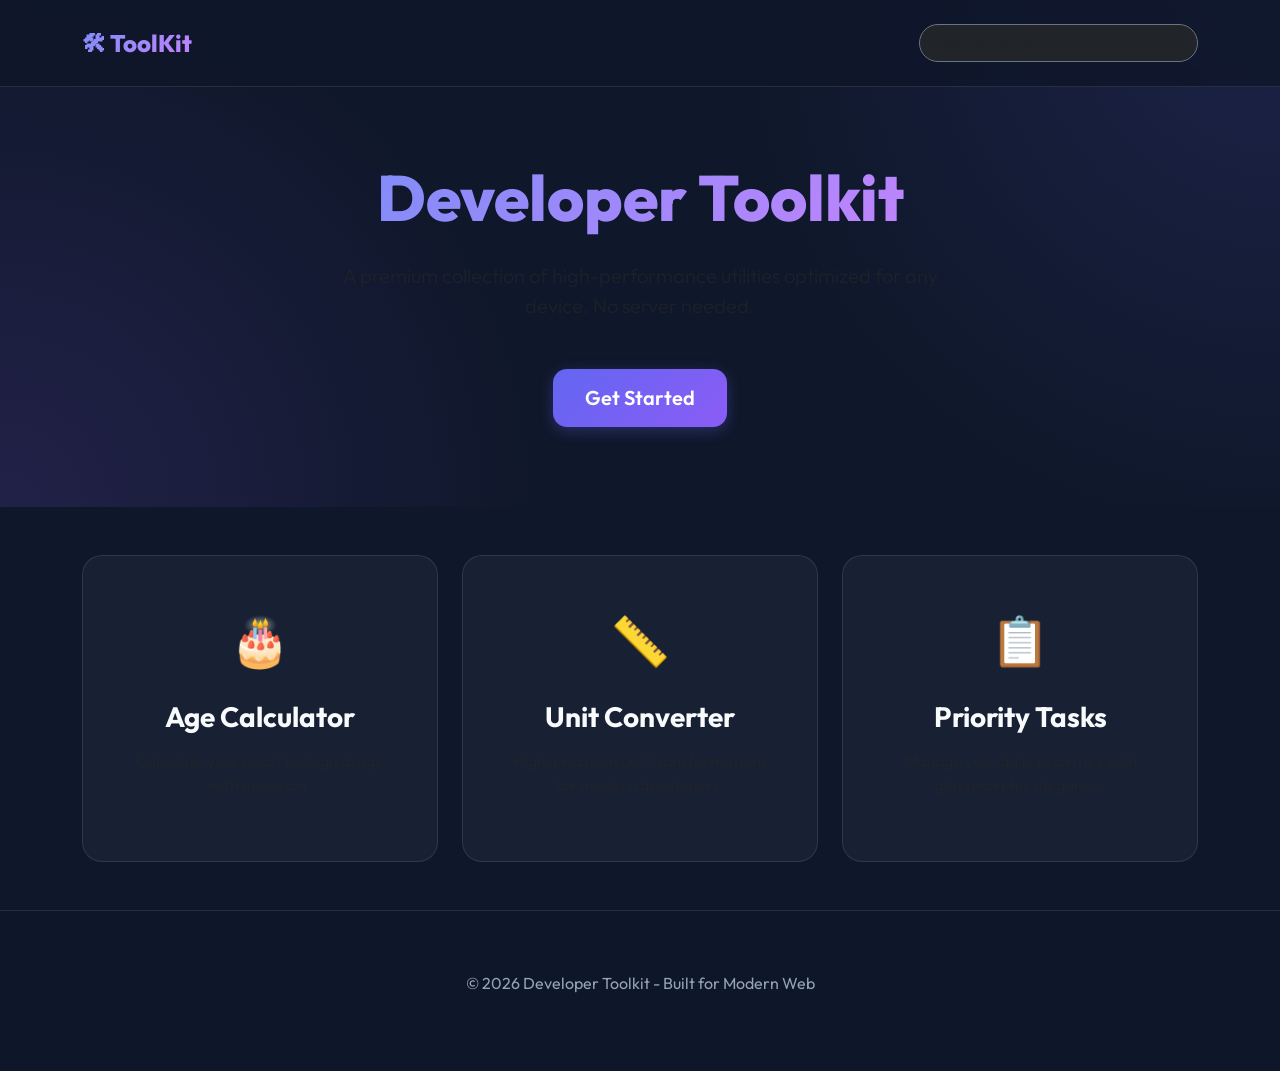
<file: index.html>
<!DOCTYPE html>
<html lang="en">
<head>
    <meta charset="utf-8" />
    <meta name="viewport" content="width=device-width, initial-scale=1.0" />
    <title>Developer Toolkit - Premium Suite</title>
    <link href="https://fonts.googleapis.com/css2?family=Outfit:wght@300;400;600;800&display=swap" rel="stylesheet">
    <link rel="stylesheet" href="https://cdn.jsdelivr.net/npm/bootstrap@5.3.2/dist/css/bootstrap.min.css" />
    <style>
        :root {
            --bg-main: #0f172a;
            --bg-surface: rgba(30, 41, 59, 0.6);
            --primary: #6366f1;
            --primary-glow: rgba(99, 102, 241, 0.3);
            --secondary: #8b5cf6;
            --text-main: #f8fafc;
            --text-muted: #94a3b8;
            --border-glass: rgba(255, 255, 255, 0.1);
        }

        body {
            background-color: var(--bg-main);
            color: var(--text-main);
            font-family: 'Outfit', sans-serif;
            overflow-x: hidden;
            min-height: 100vh;
        }

        .glass-card {
            background: var(--bg-surface);
            backdrop-filter: blur(12px);
            -webkit-backdrop-filter: blur(12px);
            border: 1px solid var(--border-glass);
            border-radius: 20px;
            transition: all 0.4s cubic-bezier(0.4, 0, 0.2, 1);
            text-decoration: none;
            color: inherit;
            display: block;
        }

        .glass-card:hover {
            transform: translateY(-8px);
            border-color: var(--primary);
            box-shadow: 0 20px 40px rgba(0, 0, 0, 0.4), 0 0 20px var(--primary-glow);
            color: white;
        }

        .navbar {
            background: rgba(15, 23, 42, 0.82) !important;
            backdrop-filter: blur(15px);
            border-bottom: 1px solid var(--border-glass);
            padding: 1.25rem 0;
            z-index: 1000;
        }

        .hero-section {
            padding: 160px 0 80px;
            background: radial-gradient(circle at top right, rgba(99, 102, 241, 0.15), transparent 40%),
                        radial-gradient(circle at bottom left, rgba(139, 92, 246, 0.15), transparent 40%);
        }

        .gradient-text {
            background: linear-gradient(135deg, #818cf8, #c084fc);
            -webkit-background-clip: text;
            -webkit-text-fill-color: transparent;
            font-weight: 800;
        }

        .btn-premium {
            background: linear-gradient(135deg, var(--primary), var(--secondary));
            color: white;
            border: none;
            padding: 14px 32px;
            border-radius: 14px;
            font-weight: 600;
            transition: 0.3s;
            box-shadow: 0 4px 15px var(--primary-glow);
        }

        .btn-premium:hover {
            transform: scale(1.05);
            box-shadow: 0 8px 25px var(--primary-glow);
            color: white;
        }

        .tool-icon {
            font-size: 3rem;
            margin-bottom: 1.5rem;
            display: inline-block;
        }

        footer {
            padding: 60px 0;
            background: rgba(15, 23, 42, 0.9);
            border-top: 1px solid var(--border-glass);
            color: var(--text-muted);
        }

        @keyframes fadeInUp {
            from { opacity: 0; transform: translateY(20px); }
            to { opacity: 1; transform: translateY(0); }
        }

        .fade-in-up { animation: fadeInUp 0.6s ease-out forwards; }
        .stagger-1 { animation-delay: 0.1s; }
        .stagger-2 { animation-delay: 0.2s; }
        .stagger-3 { animation-delay: 0.3s; }
    </style>
</head>
<body>
    <nav class="navbar navbar-expand-lg navbar-dark fixed-top">
        <div class="container">
            <a class="navbar-brand fw-bold fs-4" href="index.html">
                <span class="gradient-text">🛠 ToolKit</span>
            </a>
            <div class="d-flex align-items-center">
                <input id="search" class="form-control bg-dark border-secondary text-white rounded-pill px-4" 
                       type="search" placeholder="Search tools..." onkeyup="searchTools()">
            </div>
        </div>
    </nav>

    <main>
        <div class="hero-section text-center">
            <div class="container fade-in-up">
                <h1 class="display-3 fw-800 mb-4"><span class="gradient-text">Developer Toolkit</span></h1>
                <p class="lead mb-5 text-muted mx-auto" style="max-width: 600px;">
                    A premium collection of high-performance utilities optimized for any device. No server needed.
                </p>
                <a href="#explore" class="btn btn-premium btn-lg">Get Started</a>
            </div>
        </div>

        <div class="container py-5" id="explore">
            <div class="row g-4" id="toolsContainer">
                <div class="col-lg-4 col-md-6 tool-item fade-in-up stagger-1">
                    <a href="age.html" class="glass-card text-center p-5 h-100">
                        <span class="tool-icon">🎂</span>
                        <h3 class="mb-3 fw-bold">Age Calculator</h3>
                        <p class="text-muted">Calculate your exact biological age with precision.</p>
                    </a>
                </div>
                <div class="col-lg-4 col-md-6 tool-item fade-in-up stagger-2">
                    <a href="unit.html" class="glass-card text-center p-5 h-100">
                        <span class="tool-icon">📏</span>
                        <h3 class="mb-3 fw-bold">Unit Converter</h3>
                        <p class="text-muted">High-precision unit transformations for modern developers.</p>
                    </a>
                </div>
                <div class="col-lg-4 col-md-6 tool-item fade-in-up stagger-3">
                    <a href="todo.html" class="glass-card text-center p-5 h-100">
                        <span class="tool-icon">📋</span>
                        <h3 class="mb-3 fw-bold">Priority Tasks</h3>
                        <p class="text-muted">Manage your daily priorities with glassmorphic elegance.</p>
                    </a>
                </div>
            </div>
        </div>
    </main>

    <footer class="text-center">
        <div class="container">
            <p>© 2026 Developer Toolkit - Built for Modern Web</p>
        </div>
    </footer>

    <script>
        function searchTools() {
            let input = document.getElementById("search").value.toLowerCase();
            let tools = document.querySelectorAll(".tool-item");
            tools.forEach(tool => {
                let text = tool.innerText.toLowerCase();
                tool.style.display = text.includes(input) ? "block" : "none";
            });
        }
    </script>
</body>
</html>
</file>
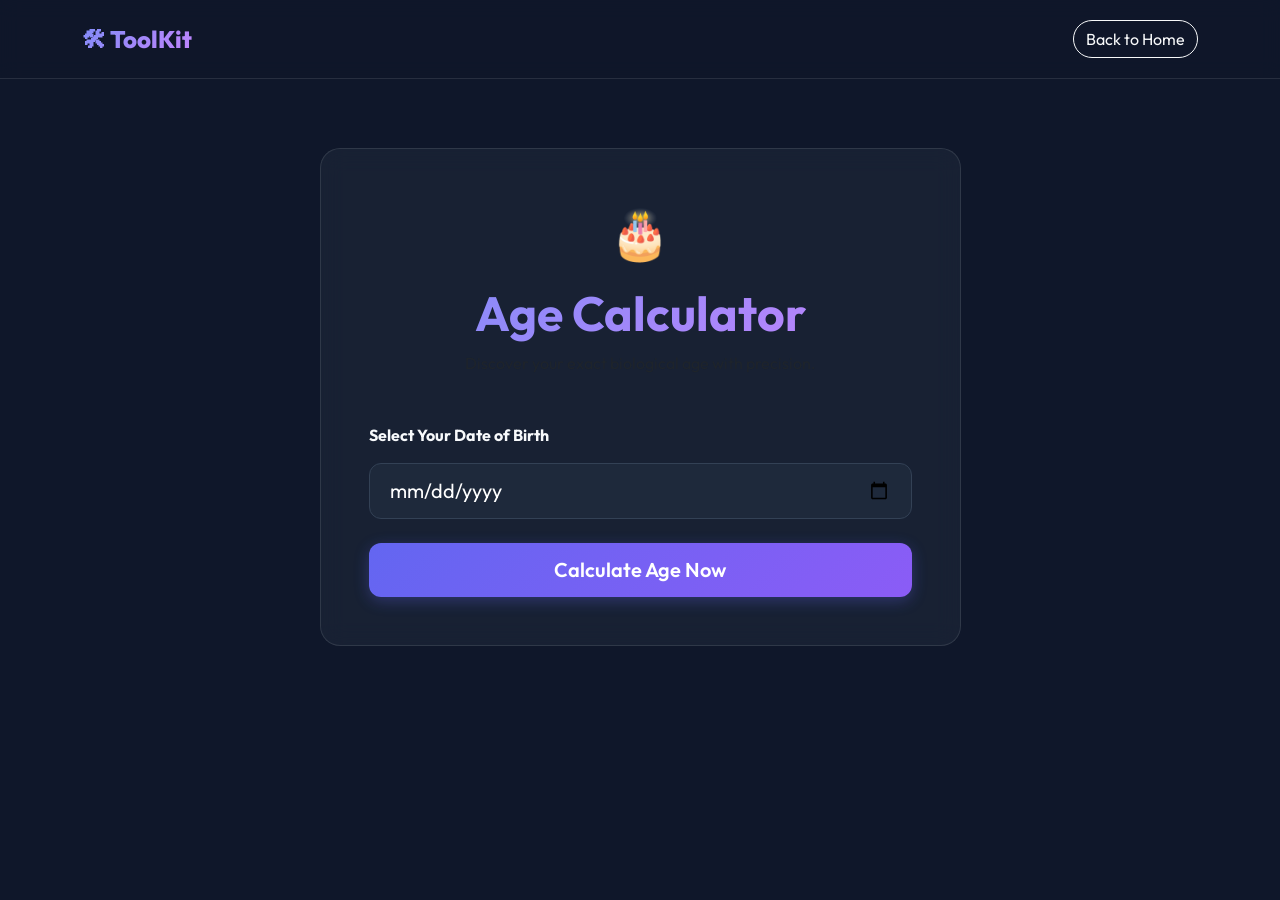
<file: age.html>
<!DOCTYPE html>
<html lang="en">
<head>
    <meta charset="utf-8" />
    <meta name="viewport" content="width=device-width, initial-scale=1.0" />
    <title>Age Calculator - Developer Toolkit</title>
    <link href="https://fonts.googleapis.com/css2?family=Outfit:wght@300;400;600;800&display=swap" rel="stylesheet">
    <link rel="stylesheet" href="https://cdn.jsdelivr.net/npm/bootstrap@5.3.2/dist/css/bootstrap.min.css" />
    <style>
        :root { --bg-main: #0f172a; --bg-surface: rgba(30, 41, 59, 0.6); --primary: #6366f1; --primary-glow: rgba(99, 102, 241, 0.3); --secondary: #8b5cf6; --text-main: #f8fafc; --text-muted: #94a3b8; --border-glass: rgba(255, 255, 255, 0.1); }
        body { background-color: var(--bg-main); color: var(--text-main); font-family: 'Outfit', sans-serif; min-height: 100vh; padding-top: 100px; }
        .glass-card { background: var(--bg-surface); backdrop-filter: blur(12px); border: 1px solid var(--border-glass); border-radius: 20px; }
        .navbar { background: rgba(15, 23, 42, 0.8) !important; backdrop-filter: blur(10px); border-bottom: 1px solid var(--border-glass); padding: 1rem 0; z-index: 1000; }
        .gradient-text { background: linear-gradient(135deg, #818cf8, #c084fc); -webkit-background-clip: text; -webkit-text-fill-color: transparent; font-weight: 800; }
        .btn-premium { background: linear-gradient(135deg, var(--primary), var(--secondary)); color: white; border: none; padding: 12px 28px; border-radius: 12px; font-weight: 600; box-shadow: 0 4px 15px var(--primary-glow); transition: 0.3s; }
        .btn-premium:hover { transform: scale(1.05); }
        .form-control { background: #1e293b; border: 1px solid #334155; color: white; border-radius: 12px; padding: 12px 20px; }
        .form-control:focus { background: #1e293b; border-color: var(--primary); color: white; box-shadow: 0 0 10px var(--primary-glow); }
        .tool-icon { font-size: 3rem; margin-bottom: 1rem; display: block; }
        .fade-in-up { animation: fadeInUp 0.6s ease-out forwards; }
        @keyframes fadeInUp { from { opacity: 0; transform: translateY(20px); } to { opacity: 1; transform: translateY(0); } }
    </style>
</head>
<body>
    <nav class="navbar navbar-expand-lg navbar-dark fixed-top">
        <div class="container">
            <a class="navbar-brand fw-bold fs-4" href="index.html"><span class="gradient-text">🛠 ToolKit</span></a>
            <a href="index.html" class="btn btn-outline-light rounded-pill">Back to Home</a>
        </div>
    </nav>

    <div class="container py-5">
        <div class="row justify-content-center">
            <div class="col-md-7 fade-in-up">
                <div class="glass-card p-5">
                    <div class="text-center mb-5">
                        <span class="tool-icon">🎂</span>
                        <h2 class="display-5 fw-bold gradient-text">Age Calculator</h2>
                        <p class="text-muted">Discover your exact biological age with precision.</p>
                    </div>
                    <div class="mb-4">
                        <label class="form-label fw-bold mb-3">Select Your Date of Birth</label>
                        <input type="date" id="dob" class="form-control form-control-lg">
                    </div>
                    <div class="d-grid gap-3">
                        <button class="btn btn-premium btn-lg" onclick="calculateAge()">Calculate Age Now</button>
                    </div>
                    <div class="mt-5 text-center result-area" style="display: none;">
                        <hr class="border-secondary opacity-25 mb-5">
                        <h4 class="text-muted mb-2">Your exact age is:</h4>
                        <h1 id="result" class="display-2 fw-800 mb-0 gradient-text"></h1>
                        <p class="text-muted mt-2" id="resultDetails"></p>
                    </div>
                </div>
            </div>
        </div>
    </div>

    <script>
        function calculateAge() {
            const dobValue = document.getElementById("dob").value;
            if (!dobValue) return alert("Please select your date of birth");
            const birthDate = new Date(dobValue);
            const today = new Date();
            let years = today.getFullYear() - birthDate.getFullYear();
            let months = today.getMonth() - birthDate.getMonth();
            let days = today.getDate() - birthDate.getDate();
            if (days < 0) { months--; const lastMonth = new Date(today.getFullYear(), today.getMonth(), 0); days += lastMonth.getDate(); }
            if (months < 0) { years--; months += 12; }
            document.getElementById("result").innerText = years + " Years";
            document.getElementById("resultDetails").innerText = `${months} months and ${days} days`;
            document.querySelector(".result-area").style.display = "block";
            document.querySelector(".result-area").classList.add("fade-in-up");
        }
    </script>
</body>
</html>
</file>
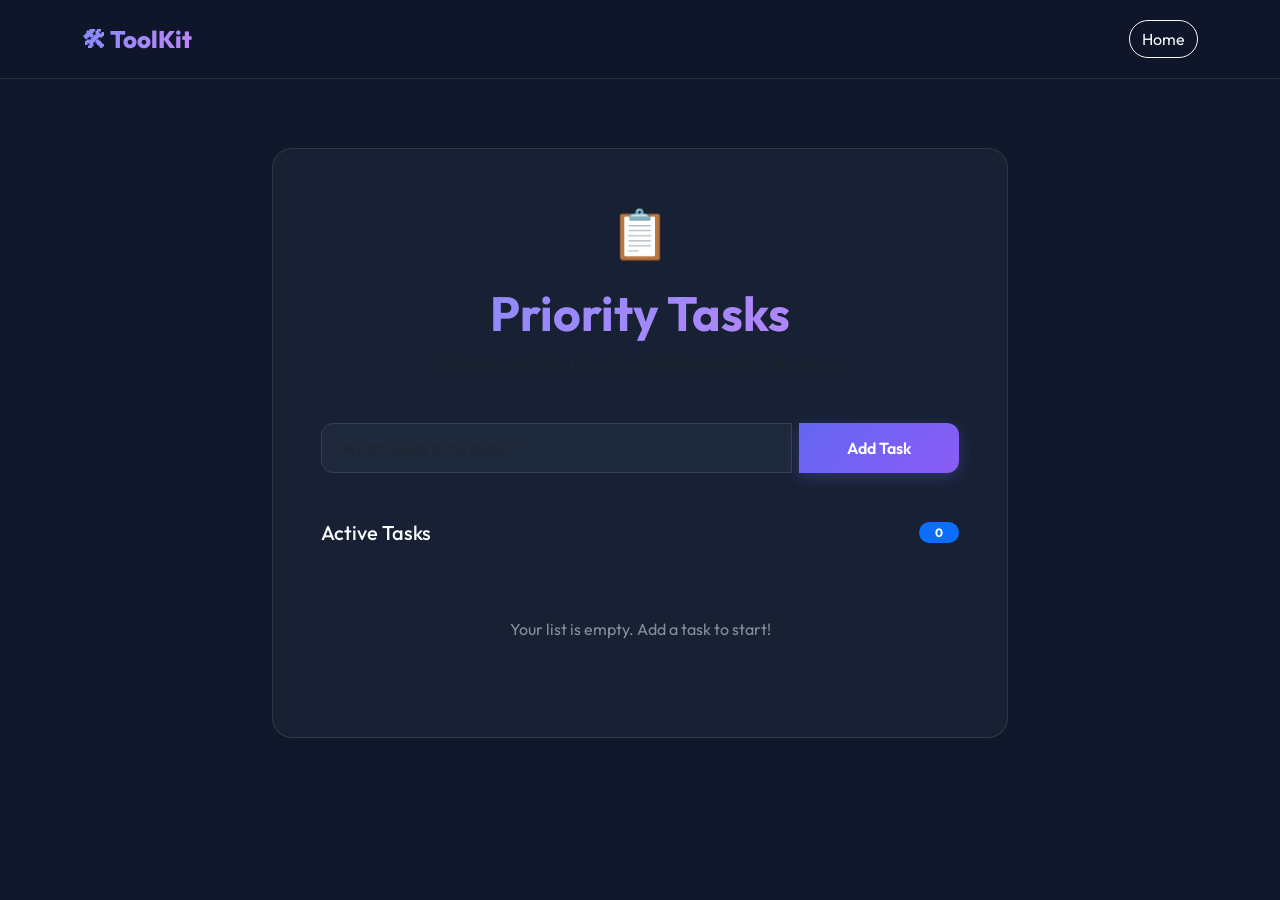
<file: todo.html>
<!DOCTYPE html>
<html lang="en">
<head>
    <meta charset="utf-8" />
    <meta name="viewport" content="width=device-width, initial-scale=1.0" />
    <title>Priority Tasks - Developer Toolkit</title>
    <link href="https://fonts.googleapis.com/css2?family=Outfit:wght@300;400;600;800&display=swap" rel="stylesheet">
    <link rel="stylesheet" href="https://cdn.jsdelivr.net/npm/bootstrap@5.3.2/dist/css/bootstrap.min.css" />
    <style>
        :root { --bg-main: #0f172a; --bg-surface: rgba(30, 41, 59, 0.6); --primary: #6366f1; --primary-glow: rgba(99, 102, 241, 0.3); --secondary: #8b5cf6; --text-main: #f8fafc; --text-muted: #94a3b8; --border-glass: rgba(255, 255, 255, 0.1); }
        body { background-color: var(--bg-main); color: var(--text-main); font-family: 'Outfit', sans-serif; min-height: 100vh; padding-top: 100px; }
        .glass-card { background: var(--bg-surface); backdrop-filter: blur(12px); border: 1px solid var(--border-glass); border-radius: 20px; }
        .navbar { background: rgba(15, 23, 42, 0.8) !important; backdrop-filter: blur(10px); border-bottom: 1px solid var(--border-glass); padding: 1rem 0; z-index: 1000; }
        .gradient-text { background: linear-gradient(135deg, #818cf8, #c084fc); -webkit-background-clip: text; -webkit-text-fill-color: transparent; font-weight: 800; }
        .btn-premium { background: linear-gradient(135deg, var(--primary), var(--secondary)); color: white; border: none; padding: 12px 28px; border-radius: 12px; font-weight: 600; box-shadow: 0 4px 15px var(--primary-glow); transition: 0.3s; }
        .form-control { background: #1e293b; border: 1px solid #334155; color: white; border-radius: 12px; padding: 12px 20px; }
        .form-control:focus { background: #1e293b; border-color: var(--primary); color: white; box-shadow: 0 0 10px var(--primary-glow); }
        .list-group-item { background: rgba(255, 255, 255, 0.03); border: 1px solid rgba(255, 255, 255, 0.05); border-radius: 12px; margin-bottom: 12px; transition: 0.3s; color: white; padding: 1.25rem 1.5rem; display: flex; align-items: center; }
        .list-group-item:hover { background: rgba(255, 255, 255, 0.08); transform: translateX(5px); }
        .btn-delete { color: #ef4444; background: none; border: none; opacity: 0.5; transition: 0.3s; }
        .btn-delete:hover { opacity: 1; transform: scale(1.1); }
        .fade-in-up { animation: fadeInUp 0.5s ease-out forwards; }
        @keyframes fadeInUp { from { opacity: 0; transform: translateY(10px); } to { opacity: 1; transform: translateY(0); } }
    </style>
</head>
<body>
    <nav class="navbar navbar-expand-lg navbar-dark fixed-top">
        <div class="container">
            <a class="navbar-brand fw-bold fs-4" href="index.html"><span class="gradient-text">🛠 ToolKit</span></a>
            <a href="index.html" class="btn btn-outline-light rounded-pill">Home</a>
        </div>
    </nav>

    <div class="container py-5">
        <div class="row justify-content-center">
            <div class="col-md-8 fade-in-up">
                <div class="glass-card p-5">
                    <div class="text-center mb-5">
                        <span class="tool-icon" style="font-size: 3rem; margin-bottom: 1rem; display: block;">📋</span>
                        <h2 class="display-5 fw-bold gradient-text">Priority Tasks</h2>
                        <p class="text-muted">Manage your daily priorities with glassmorphic elegance.</p>
                    </div>
                    <div class="input-group mb-5">
                        <input type="text" id="taskInput" class="form-control me-2" placeholder="What needs to be done?">
                        <button class="btn btn-premium px-5" onclick="addTask()">Add Task</button>
                    </div>
                    <div class="d-flex justify-content-between align-items-center mb-4">
                        <h5 class="text-light-50 fw-600 mb-0">Active Tasks</h5>
                        <span id="count" class="badge rounded-pill bg-primary px-3">0</span>
                    </div>
                    <ul id="taskList" class="list-group list-group-flush"></ul>
                    <div id="noTasks" class="text-center py-5 opacity-50 italic">Your list is empty. Add a task to start!</div>
                </div>
            </div>
        </div>
    </div>

    <script>
        let count = 0;
        function updateUI() {
            document.getElementById("noTasks").style.display = count === 0 ? "block" : "none";
            document.getElementById("count").innerText = count;
        }
        function addTask() {
            const input = document.getElementById("taskInput");
            if (!input.value.trim()) return alert("Enter a task");
            const li = document.createElement("li");
            li.className = "list-group-item fade-in-up";
            li.innerHTML = `<span style="flex-grow:1">${input.value.trim()}</span><button class="btn-delete" onclick="deleteTask(this)"><svg width="20" height="20" fill="none" stroke="currentColor" stroke-width="2" viewBox="0 0 24 24"><path d="M19 7l-.867 12.142A2 2 0 0116.138 21H7.862a2 2 0 01-1.995-1.858L5 7m5 4v6m4-6v6m1-10V4a1 1 0 00-1-1h-4a1 1 0 00-1 1v3M4 7h16" stroke-linecap="round" stroke-linejoin="round"></path></svg></button>`;
            document.getElementById("taskList").appendChild(li);
            input.value = ""; count++; updateUI();
        }
        function deleteTask(btn) { btn.closest("li").remove(); count--; updateUI(); }
        document.getElementById("taskInput").addEventListener("keypress", (e) => { if (e.key === "Enter") addTask(); });
    </script>
</body>
</html>
</file>
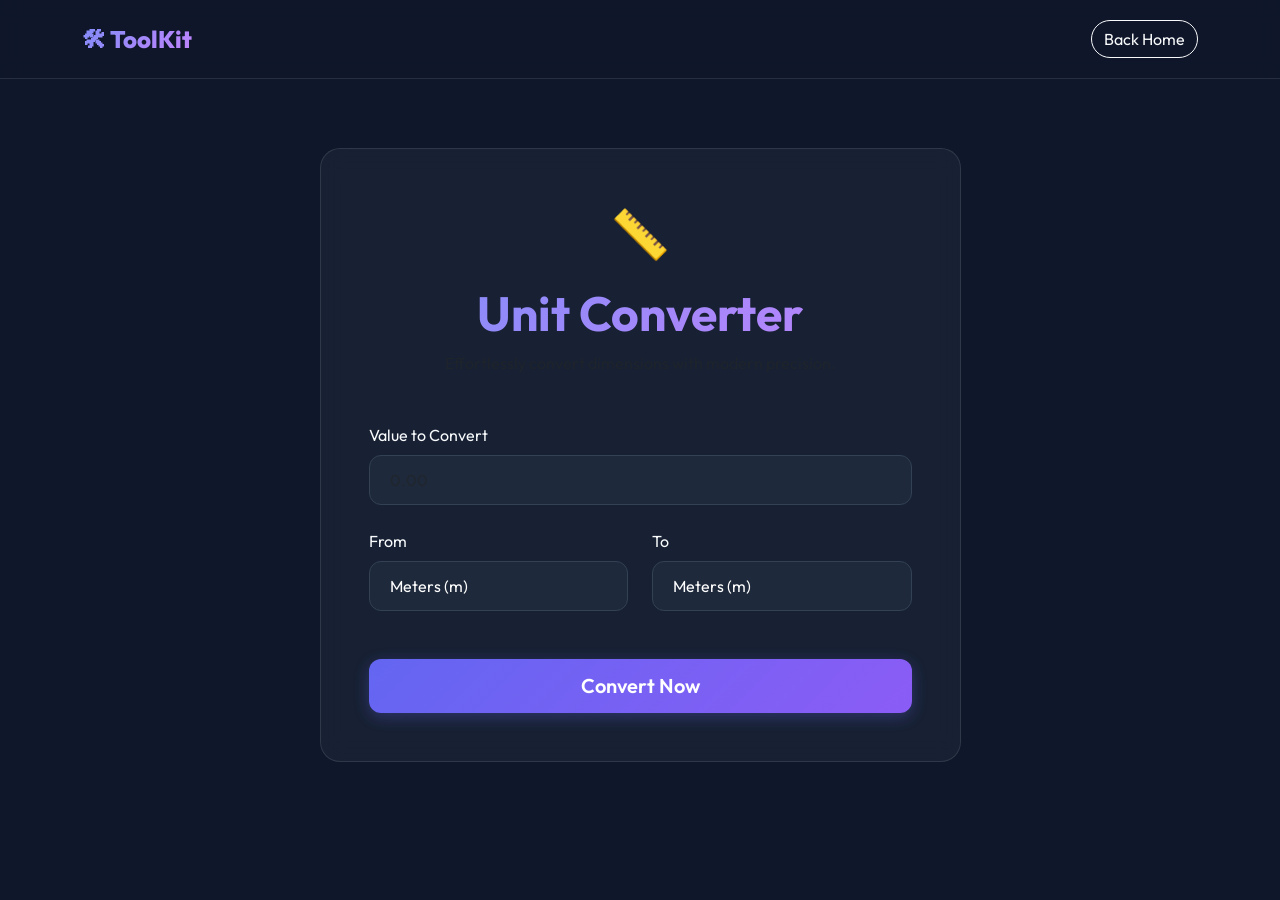
<file: unit.html>
<!DOCTYPE html>
<html lang="en">
<head>
    <meta charset="utf-8" />
    <meta name="viewport" content="width=device-width, initial-scale=1.0" />
    <title>Unit Converter - Developer Toolkit</title>
    <link href="https://fonts.googleapis.com/css2?family=Outfit:wght@300;400;600;800&display=swap" rel="stylesheet">
    <link rel="stylesheet" href="https://cdn.jsdelivr.net/npm/bootstrap@5.3.2/dist/css/bootstrap.min.css" />
    <style>
        :root { --bg-main: #0f172a; --bg-surface: rgba(30, 41, 59, 0.6); --primary: #6366f1; --primary-glow: rgba(99, 102, 241, 0.3); --secondary: #8b5cf6; --text-main: #f8fafc; --text-muted: #94a3b8; --border-glass: rgba(255, 255, 255, 0.1); }
        body { background-color: var(--bg-main); color: var(--text-main); font-family: 'Outfit', sans-serif; min-height: 100vh; padding-top: 100px; }
        .glass-card { background: var(--bg-surface); backdrop-filter: blur(12px); border: 1px solid var(--border-glass); border-radius: 20px; }
        .navbar { background: rgba(15, 23, 42, 0.8) !important; backdrop-filter: blur(10px); border-bottom: 1px solid var(--border-glass); padding: 1rem 0; z-index: 1000; }
        .gradient-text { background: linear-gradient(135deg, #818cf8, #c084fc); -webkit-background-clip: text; -webkit-text-fill-color: transparent; font-weight: 800; }
        .btn-premium { background: linear-gradient(135deg, var(--primary), var(--secondary)); color: white; border: none; padding: 12px 28px; border-radius: 12px; font-weight: 600; box-shadow: 0 4px 15px var(--primary-glow); transition: 0.3s; }
        .btn-premium:hover { transform: scale(1.05); }
        .form-control, .form-select { background: #1e293b; border: 1px solid #334155; color: white; border-radius: 12px; padding: 12px 20px; }
        .form-control:focus, .form-select:focus { background: #1e293b; border-color: var(--primary); color: white; box-shadow: 0 0 10px var(--primary-glow); }
        .tool-icon { font-size: 3rem; margin-bottom: 1rem; display: block; }
        .fade-in-up { animation: fadeInUp 0.6s ease-out forwards; }
        @keyframes fadeInUp { from { opacity: 0; transform: translateY(20px); } to { opacity: 1; transform: translateY(0); } }
    </style>
</head>
<body>
    <nav class="navbar navbar-expand-lg navbar-dark fixed-top">
        <div class="container">
            <a class="navbar-brand fw-bold fs-4" href="index.html"><span class="gradient-text">🛠 ToolKit</span></a>
            <a href="index.html" class="btn btn-outline-light rounded-pill">Back Home</a>
        </div>
    </nav>

    <div class="container py-5">
        <div class="row justify-content-center">
            <div class="col-md-7 fade-in-up">
                <div class="glass-card p-5">
                    <div class="text-center mb-5">
                        <span class="tool-icon">📏</span>
                        <h2 class="display-5 fw-bold gradient-text">Unit Converter</h2>
                        <p class="text-muted">Effortlessly convert dimensions with modern precision.</p>
                    </div>
                    <div class="row g-4">
                        <div class="col-12"><label class="form-label fw-600 mb-2">Value to Convert</label><input type="number" id="inputValue" class="form-control" placeholder="0.00"></div>
                        <div class="col-md-6"><label class="form-label fw-600 mb-2">From</label><select id="fromUnit" class="form-select"><option value="m">Meters (m)</option><option value="km">Kilometers (km)</option><option value="cm">Centimeters (cm)</option><option value="in">Inches (in)</option><option value="ft">Feet (ft)</option></select></div>
                        <div class="col-md-6"><label class="form-label fw-600 mb-2">To</label><select id="toUnit" class="form-select"><option value="m">Meters (m)</option><option value="km">Kilometers (km)</option><option value="cm">Centimeters (cm)</option><option value="in">Inches (in)</option><option value="ft">Feet (ft)</option></select></div>
                    </div>
                    <div class="d-grid mt-5"><button class="btn btn-premium btn-lg" onclick="convertUnit()">Convert Now</button></div>
                    <div class="mt-5 text-center result-area" style="display: none;"><hr class="opacity-25 mb-4"><h4 class="text-muted">Result:</h4><h1 id="result" class="display-3 fw-800 gradient-text"></h1></div>
                </div>
            </div>
        </div>
    </div>

    <script>
        function convertUnit() {
            const val = parseFloat(document.getElementById("inputValue").value);
            if (isNaN(val)) return alert("Please enter a valid number");
            const from = document.getElementById("fromUnit").value;
            const to = document.getElementById("toUnit").value;
            let meters = val;
            if (from === "km") meters = val * 1000;
            if (from === "cm") meters = val / 100;
            if (from === "in") meters = val * 0.0254;
            if (from === "ft") meters = val * 0.3048;
            let result = meters;
            if (to === "km") result = meters / 1000;
            if (to === "cm") result = meters * 100;
            if (to === "in") result = meters / 0.0254;
            if (to === "ft") result = meters / 0.3048;
            document.getElementById("result").innerText = result.toLocaleString(undefined, { maximumFractionDigits: 4 }) + " " + to;
            document.querySelector(".result-area").style.display = "block";
            document.querySelector(".result-area").classList.add("fade-in-up");
        }
    </script>
</body>
</html>
</file>
